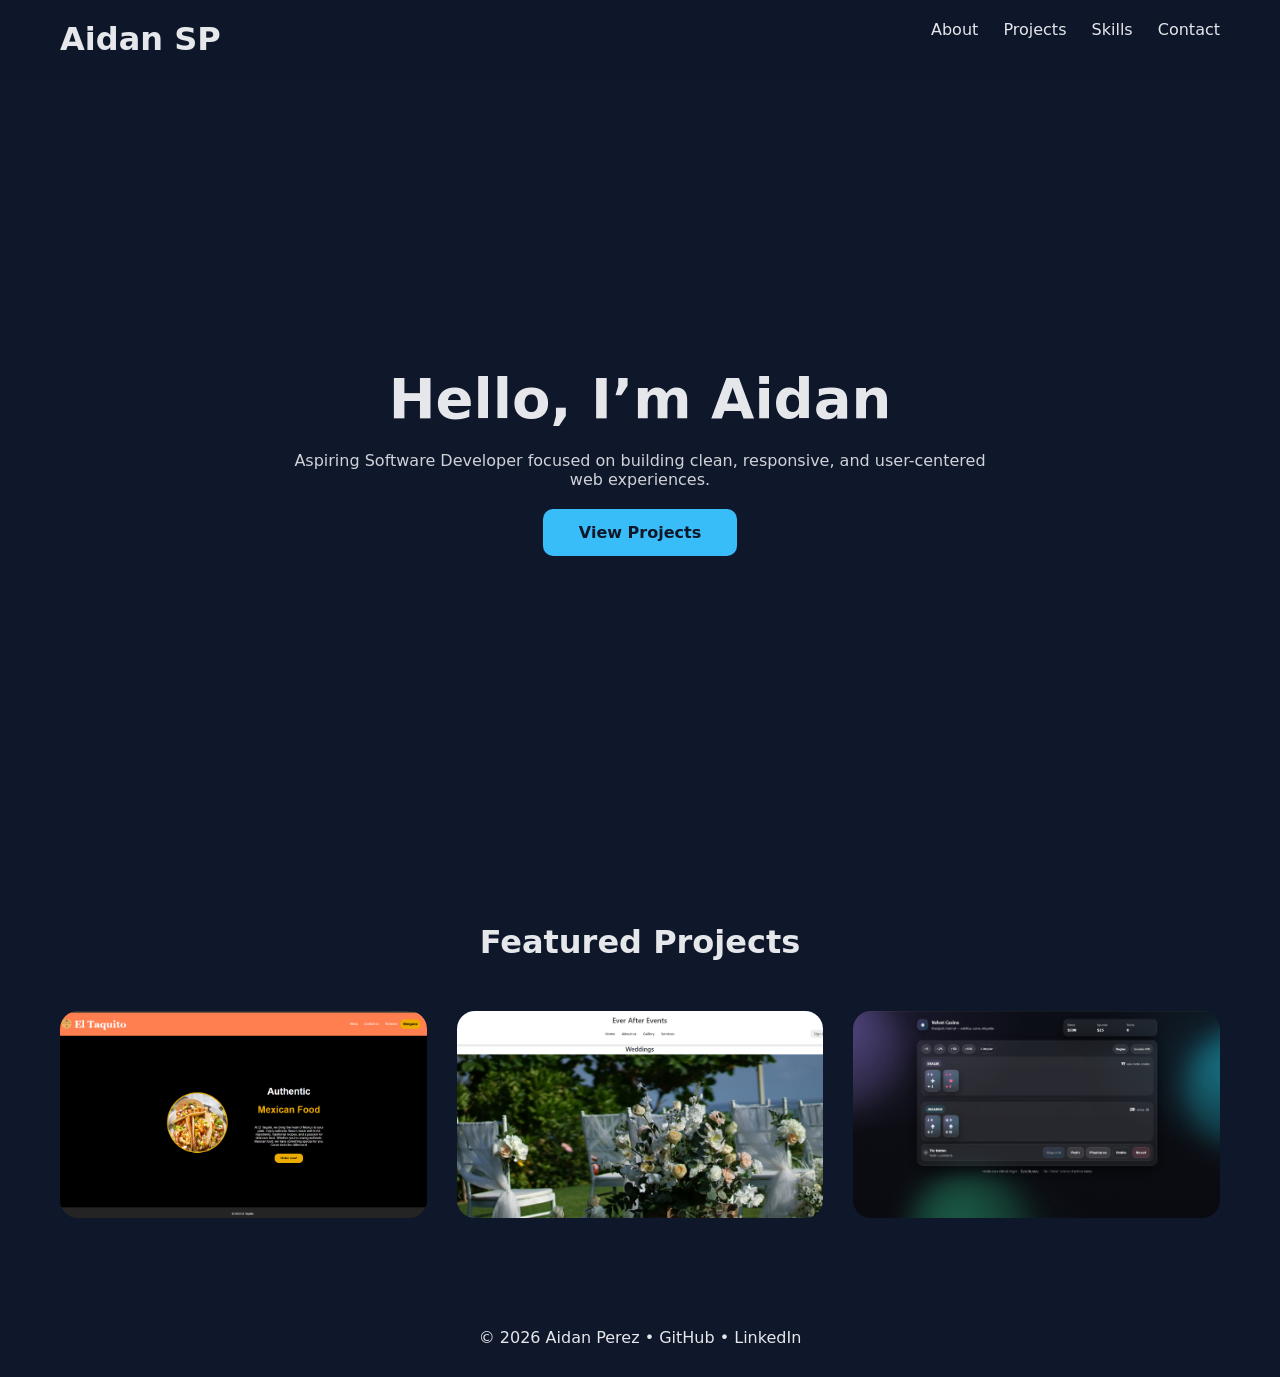
<file: index.html>
<!DOCTYPE html>
<html lang="en">
<head>
  <meta charset="UTF-8" />
  <meta name="viewport" content="width=device-width, initial-scale=1.0"/>
  <title>Aidan  | Software Developer</title>
  <link rel="stylesheet" href="style.css">
</head>
<body>

<header class="header">
  <h1 class="logo">Aidan SP</h1>
  <nav class="nav">
    <a href="aboutMe.html">About</a>
    <a href="#projects">Projects</a>
    <a href="skills.html">Skills</a>
    <a href="contact.html">Contact</a>
  </nav>
</header>

<!-- HERO -->
<section class="hero reveal">
  <div class="hero-content">
    <h2>Hello, I’m Aidan </h2>
    <p>
      Aspiring Software Developer focused on building
      clean, responsive, and user-centered web experiences.
    </p>
    <a href="#projects" class="btn-primary">View Projects</a>
  </div>
</section>

<!-- PROJECTS -->
<section id="projects" class="projects-section">
  <h3 class="section-title reveal">Featured Projects</h3>

  <div class="projects-grid">
    
    <!-- PROJECT CARD -->
    <div class="project-card reveal">
    <img src="restaurant.png" alt="Project 1">
      <div class="project-overlay">
        <h4>Restaurant Website</h4>
        <p>Responsive site with animations and UX-focused layout.</p>
        <span>HTML • CSS • JavaScript</span>
      </div>
    </div>

    <div class="project-card reveal">
       <img src="wedding-planner.png" alt="Project 2">
      <div class="project-overlay">
        <h4> Website</h4>
        <p>Weadding planner Web-site.</p>
        <span>HTML • CSS</span>
      </div>
    </div>

    <div class="project-card reveal">
      <img src="Blackjack.png" alt="Project 3">
      <div class="project-overlay">
        <h4>Game Web-Page</h4>
        <p> Responsive site with animations and UX-focused layout.</p>
        <span>HTML • CSS • JavaScript</span>
      </div>
    </div>

  </div>
</section>

<footer class="footer reveal">
  <p>© 2026 Aidan Perez • GitHub • LinkedIn</p>
</footer>

<script src="script.js"></script>
</body>
</html>
</file>
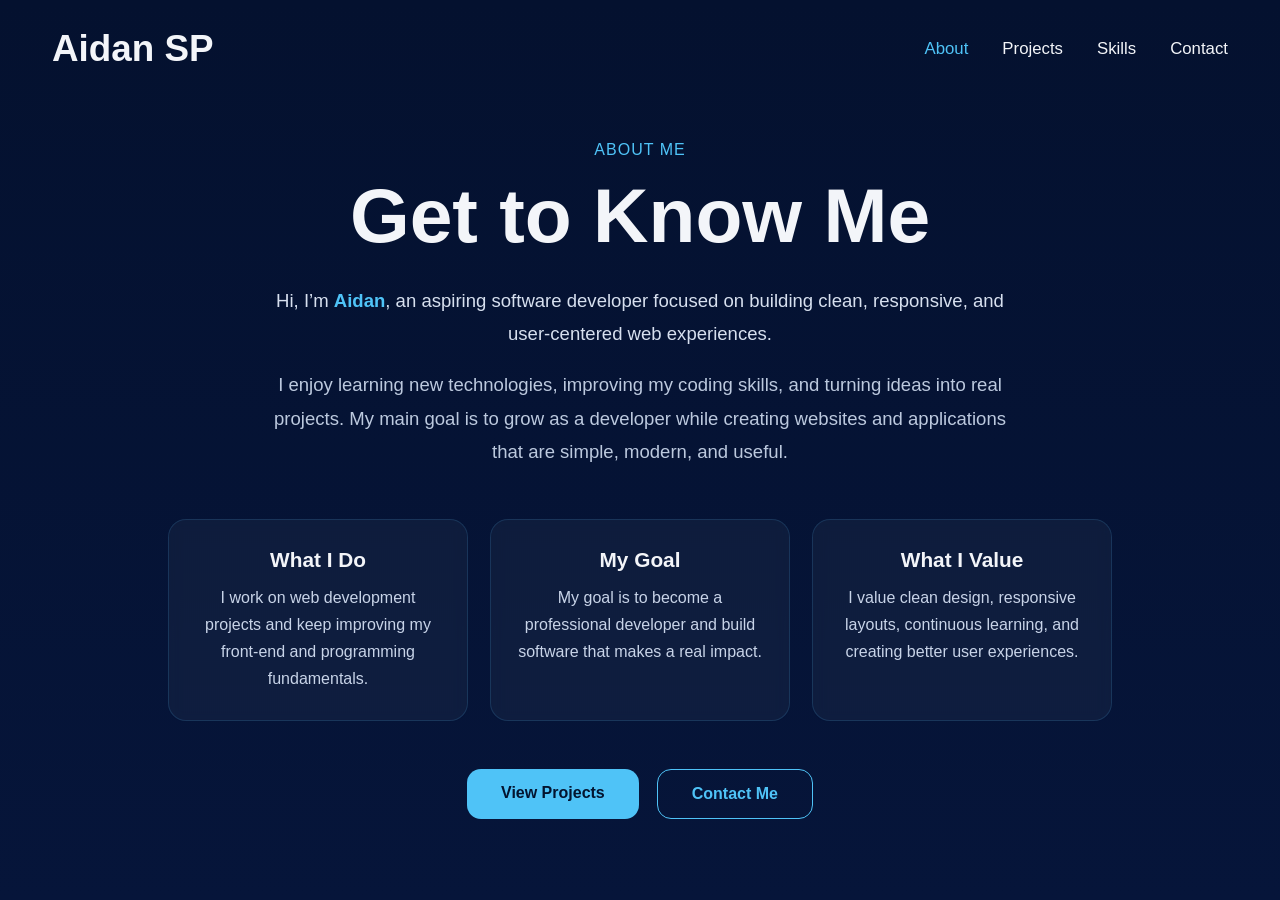
<file: aboutMe.html>
<!DOCTYPE html>
<html lang="en">
<head>
  <meta charset="UTF-8" />
  <meta name="viewport" content="width=device-width, initial-scale=1.0" />
  <title>About | Aidan SP</title>
  <link rel="stylesheet" href="about.css" />
</head>
<body>
  <nav class="navbar">
    <a href="index.html" class="logo">Aidan SP</a>

    <ul class="nav-links">
      <li><a href="about.html" class="active">About</a></li>
      <li><a href="projects.html">Projects</a></li>
      <li><a href="skills.html">Skills</a></li>
      <li><a href="contact.html">Contact</a></li>
    </ul>
  </nav>

  <main class="about-section">
    <div class="about-container">
      <p class="about-tag">About Me</p>
      <h1>Get to Know Me</h1>

      <p class="about-text">
        Hi, I’m <span>Aidan</span>, an aspiring software developer focused on
        building clean, responsive, and user-centered web experiences.
      </p>

      <p class="about-text secondary">
        I enjoy learning new technologies, improving my coding skills, and
        turning ideas into real projects. My main goal is to grow as a developer
        while creating websites and applications that are simple, modern, and useful.
      </p>

      <div class="about-cards">
        <div class="card">
          <h3>What I Do</h3>
          <p>
            I work on web development projects and keep improving my front-end
            and programming fundamentals.
          </p>
        </div>

        <div class="card">
          <h3>My Goal</h3>
          <p>
            My goal is to become a professional developer and build software
            that makes a real impact.
          </p>
        </div>

        <div class="card">
          <h3>What I Value</h3>
          <p>
            I value clean design, responsive layouts, continuous learning,
            and creating better user experiences.
          </p>
        </div>
      </div>

      <div class="about-buttons">
        <a href="projects.html" class="btn primary-btn">View Projects</a>
        <a href="contact.html" class="btn secondary-btn">Contact Me</a>
      </div>
    </div>
  </main>

  <script src="about.js"></script>
</body>
</html>
</file>
<file: style.css>
:root {
  --bg-main: #0f172a;
  --bg-card: #020617;
  --accent: #38bdf8;
  --text-main: #e5e7eb;
  --overlay: rgba(15, 23, 42, 0.9);
}

* {
  margin: 0;
  padding: 0;
  box-sizing: border-box;
  font-family: system-ui, sans-serif;
}

body {
  background: var(--bg-main);
  color: var(--text-main);
}

/* HEADER */
.header {
  position: sticky;
  top: 0;
  background: rgba(15,23,42,0.85);
  backdrop-filter: blur(10px);
  display: flex;
  justify-content: space-between;
  padding: 20px 60px;
  z-index: 10;
}

.nav a {
  margin-left: 20px;
  color: var(--text-main);
  text-decoration: none;
  position: relative;
}

.nav a::after {
  content: "";
  position: absolute;
  bottom: -5px;
  left: 0;
  width: 0;
  height: 2px;
  background: var(--accent);
  transition: 0.3s;
}

.nav a:hover::after {
  width: 100%;
}

/* HERO */
.hero {
  min-height: 85vh;
  display: flex;
  align-items: center;
  justify-content: center;
  text-align: center;
}

.hero-content {
  max-width: 700px;
}

.hero h2 {
  font-size: clamp(2.5rem, 5vw, 3.5rem);
}

.hero p {
  margin: 20px 0;
  opacity: 0.9;
}

.btn-primary {
  display: inline-block;
  padding: 14px 36px;
  background: var(--accent);
  color: var(--bg-main);
  border-radius: 10px;
  font-weight: 600;
  text-decoration: none;
  transition: transform 0.3s, box-shadow 0.3s;
}

.btn-primary:hover {
  transform: translateY(-4px);
  box-shadow: 0 15px 30px rgba(56,189,248,0.4);
}

/* PROJECTS */
.projects-section {
  padding: 80px 60px;
}

.section-title {
  text-align: center;
  margin-bottom: 50px;
  font-size: 2rem;
}

.projects-grid {
  display: grid;
  grid-template-columns: repeat(auto-fit, minmax(280px, 1fr));
  gap: 30px;
}

.project-card {
  position: relative;
  overflow: hidden;
  border-radius: 18px;
  background: var(--bg-card);
  cursor: pointer;
}

.project-card img {
  width: 100%;
  height: 100%;
  object-fit: cover;
  transition: transform 0.6s ease;
}

/* OVERLAY GALLERY EFFECT */
.project-overlay {
  position: absolute;
  inset: 0;
  background: var(--overlay);
  display: flex;
  flex-direction: column;
  justify-content: center;
  align-items: center;
  text-align: center;
  opacity: 0;
  transition: opacity 0.4s ease;
  padding: 20px;
}

.project-overlay h4 {
  margin-bottom: 10px;
}

.project-overlay span {
  margin-top: 12px;
  font-size: 0.85rem;
  opacity: 0.8;
}

.project-card:hover img {
  transform: scale(1.08);
}

.project-card:hover .project-overlay {
  opacity: 1;
}

/* FOOTER */
.footer {
  padding: 30px;
  text-align: center;
  opacity: 0.7;
}

/* REVEAL ANIMATION */
.reveal {
  opacity: 0;
  transform: translateY(30px);
  transition: 0.8s ease;
}

.reveal.active {
  opacity: 1;
  transform: translateY(0);
}

/* RESPONSIVE */
@media (max-width: 768px) {
  .header {
    padding: 20px 30px;
  }

  .projects-section {
    padding: 60px 30px;
  }
}
</file>
<file: about.css>
* {
  margin: 0;
  padding: 0;
  box-sizing: border-box;
  font-family: Arial, Helvetica, sans-serif;
}

html {
  scroll-behavior: smooth;
}

body {
  background: linear-gradient(180deg, #04112f 0%, #06153a 100%);
  color: #ffffff;
  min-height: 100vh;
}

/* NAVBAR */
.navbar {
  position: fixed;
  top: 0;
  left: 0;
  width: 100%;
  padding: 28px 52px;
  display: flex;
  justify-content: space-between;
  align-items: center;
  background: transparent;
  z-index: 1000;
}

.logo {
  font-size: 2.3rem;
  font-weight: 700;
  color: #f3f5f9;
  text-decoration: none;
}

.nav-links {
  list-style: none;
  display: flex;
  gap: 34px;
}

.nav-links a {
  text-decoration: none;
  color: #f3f5f9;
  font-size: 1.05rem;
  transition: color 0.25s ease;
}

.nav-links a:hover,
.nav-links a.active {
  color: #4fc3f7;
}

/* ABOUT SECTION */
.about-section {
  min-height: 100vh;
  display: flex;
  justify-content: center;
  align-items: center;
  padding: 140px 24px 80px;
}

.about-container {
  max-width: 1000px;
  width: 100%;
  text-align: center;
  animation: fadeUp 1s ease;
}

.about-tag {
  color: #4fc3f7;
  font-size: 1rem;
  letter-spacing: 1px;
  margin-bottom: 12px;
  text-transform: uppercase;
}

.about-container h1 {
  font-size: clamp(2.8rem, 6vw, 5rem);
  margin-bottom: 24px;
  font-weight: 700;
  color: #f3f5f9;
}

.about-text {
  max-width: 760px;
  margin: 0 auto 18px;
  font-size: 1.16rem;
  line-height: 1.8;
  color: #d7e0ef;
}

.about-text.secondary {
  color: #bcc9de;
  margin-bottom: 50px;
}

.about-text span {
  color: #4fc3f7;
  font-weight: 700;
}

/* CARDS */
.about-cards {
  display: flex;
  justify-content: center;
  gap: 22px;
  flex-wrap: wrap;
  margin-bottom: 48px;
}

.card {
  background: rgba(255, 255, 255, 0.04);
  border: 1px solid rgba(79, 195, 247, 0.15);
  border-radius: 18px;
  padding: 28px 24px;
  width: 300px;
  backdrop-filter: blur(6px);
  transition: transform 0.25s ease, box-shadow 0.25s ease;
}

.card:hover {
  transform: translateY(-6px);
  box-shadow: 0 10px 24px rgba(0, 0, 0, 0.25);
}

.card h3 {
  font-size: 1.3rem;
  margin-bottom: 12px;
  color: #f3f5f9;
}

.card p {
  font-size: 1rem;
  line-height: 1.7;
  color: #c8d4e8;
}

/* BUTTONS */
.about-buttons {
  display: flex;
  justify-content: center;
  gap: 18px;
  flex-wrap: wrap;
}

.btn {
  text-decoration: none;
  padding: 15px 34px;
  border-radius: 14px;
  font-size: 1rem;
  font-weight: 600;
  transition: all 0.25s ease;
}

.primary-btn {
  background-color: #4fc3f7;
  color: #03142f;
}

.primary-btn:hover {
  transform: translateY(-2px);
  box-shadow: 0 8px 18px rgba(79, 195, 247, 0.35);
}

.secondary-btn {
  border: 1px solid #4fc3f7;
  color: #4fc3f7;
  background: transparent;
}

.secondary-btn:hover {
  background-color: #4fc3f7;
  color: #03142f;
}

/* ANIMATION */
@keyframes fadeUp {
  from {
    opacity: 0;
    transform: translateY(22px);
  }
  to {
    opacity: 1;
    transform: translateY(0);
  }
}

/* RESPONSIVE */
@media (max-width: 900px) {
  .navbar {
    padding: 22px 24px;
  }

  .logo {
    font-size: 1.8rem;
  }

  .nav-links {
    gap: 18px;
  }

  .nav-links a {
    font-size: 0.95rem;
  }

  .card {
    width: 100%;
    max-width: 500px;
  }
}

@media (max-width: 600px) {
  .navbar {
    flex-direction: column;
    gap: 14px;
  }

  .about-section {
    padding-top: 170px;
  }

  .about-container h1 {
    font-size: 2.5rem;
  }

  .about-text {
    font-size: 1rem;
  }

  .btn {
    width: 100%;
    max-width: 260px;
    text-align: center;
  }
}
</file>
